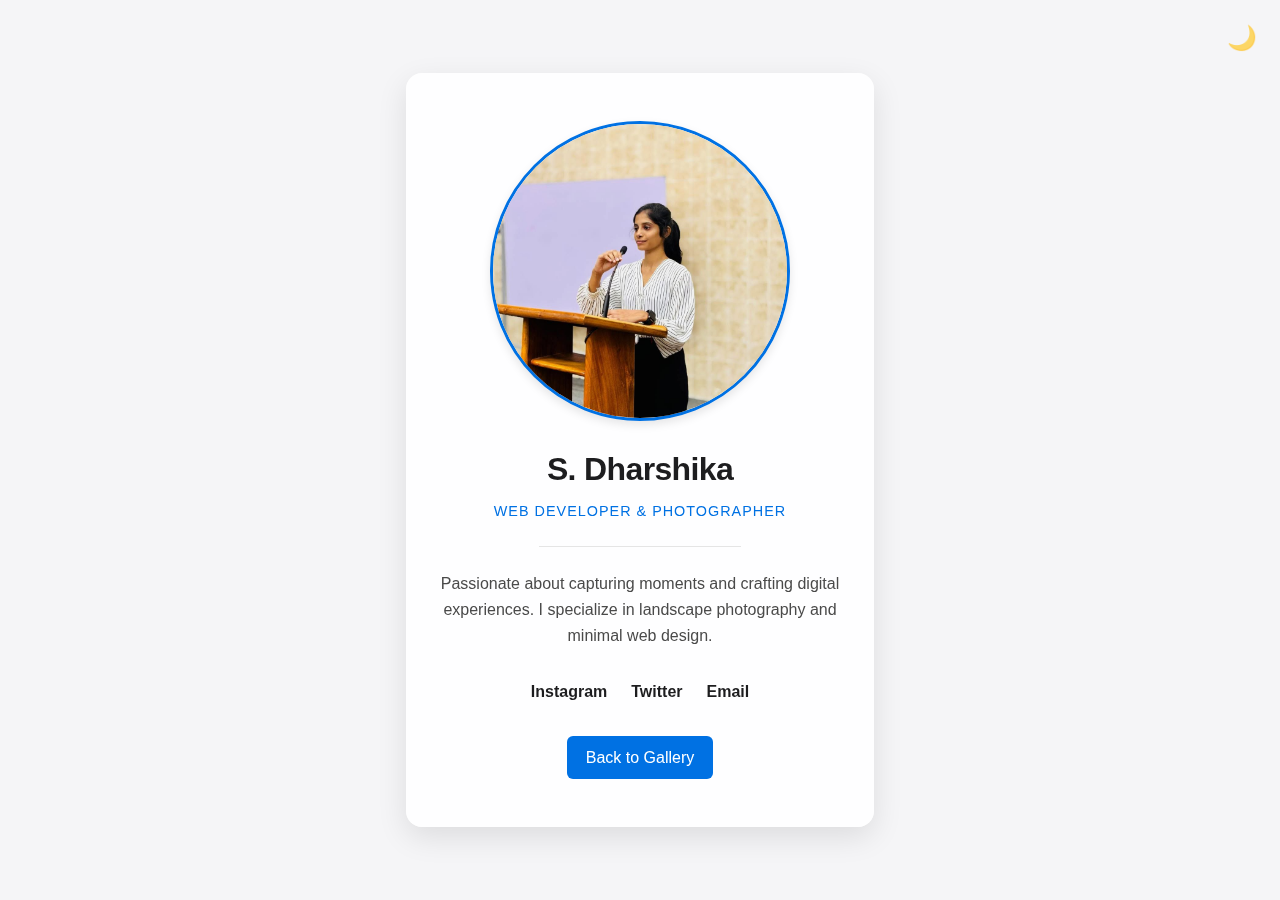
<file: about.html>
<!DOCTYPE html>
<html lang="en">

<head>
    <meta charset="UTF-8">
    <meta name="viewport" content="width=device-width, initial-scale=1.0">
    <title>About - Interactive Photo Gallery</title>
    <link rel="stylesheet" href="style.css">
    <link rel="stylesheet" href="about.css">
</head>

<body class="about-body">
    <!-- Background Content -->
    <div class="about-bg"></div>

    <button id="theme-toggle" class="btn icon-btn theme-toggle" aria-label="Toggle Dark Mode"
        style="position: absolute; top: 1rem; right: 1rem; z-index: 20;">🌙</button>

    <main class="about-container">
        <div class="profile-card fade-in">
            <div class="profile-img-container">
                <img src="./img.jpg" alt="Photographer Profile" class="profile-img">
            </div>
            <h1>S. Dharshika</h1>
            <p class="subtitle">Web Developer & Photographer</p>

            <div class="divider"></div>

            <p class="bio">
                Passionate about capturing moments and crafting digital experiences.
                I specialize in landscape photography and minimal web design.
            </p>

            <div class="social-links">
                <a href="#" class="social-icon">Instagram</a>
                <a href="#" class="social-icon">Twitter</a>
                <a href="#" class="social-icon">Email</a>
            </div>

            <a href="index.html" class="btn primary-btn back-btn">Back to Gallery</a>
        </div>
    </main>
    <script src="script.js"></script>
</body>

</html>
</file>
<file: style.css>
/* Variable Definitions */
:root {
    --bg-color: #f5f5f7;
    --text-color: #1d1d1f;
    --accent-color: #0071e3;
    --white: #ffffff;
    --overlay-bg: rgba(0, 0, 0, 0.9);
    --transition-speed: 0.3s;
    --spacing-unit: 1rem;
    --font-stack: -apple-system, BlinkMacSystemFont, "Segoe UI", Roboto, Oxygen, Ubuntu, Cantarell, "Open Sans", "Helvetica Neue", sans-serif;
}

/* Reset and Base Styles */
* {
    margin: 0;
    padding: 0;
    box-sizing: border-box;
}

body {
    font-family: var(--font-stack);
    background-color: var(--bg-color);
    color: var(--text-color);
    line-height: 1.5;
    -webkit-font-smoothing: antialiased;
}

.container {
    max-width: 1400px;
    margin: 0 auto;
    padding: 0 var(--spacing-unit);
}

/* Header */
header {
    background-color: var(--white);
    padding: 2rem 0;
    box-shadow: 2px 2px 10px rgba(0, 0, 0, 0.26);
    margin-bottom: 2rem;
}

.header-container {
    display: flex;
    justify-content: space-between;
    align-items: center;
    flex-wrap: wrap;
    gap: 1rem;
}

.header-actions {
    display: flex;
    gap: 1rem;
    align-items: center;
}

h1 {
    font-size: 2rem;
    font-weight: 600;
    letter-spacing: -0.02em;
}

.header-text p {
    color: #6e6e73;
    font-size: 1.1rem;
}

/* Buttons */
.btn {
    padding: 0.6rem 1.2rem;
    border: none;
    border-radius: 6px;
    font-size: 1rem;
    cursor: pointer;
    transition: all 0.2s ease;
    font-weight: 500;
    text-decoration: none;
}

.primary-btn {
    background-color: var(--accent-color);
    color: var(--white);
}

.primary-btn:hover {
    box-shadow: 2px 3px 20px #0076ed;
    background-color: #0077ed;
    transform: translateY(-1px);
}

.primary-btn.active {
    background-color: #d70015;
    /* Stop color */
}

/* Navigation & Filters */
.nav-container {
    margin-bottom: 2rem;
    display: flex;
    justify-content: center;
}

.filter-nav {
    display: flex;
    flex-wrap: wrap;
    gap: 0.5rem;
    justify-content: center;
}

.filter-btn {
    padding: 0.5rem 1.5rem;
    background: transparent;
    border: 1px solid #d2d2d7;
    border-radius: 20px;
    cursor: pointer;
    font-size: 0.95rem;
    transition: var(--transition-speed);
}

.filter-btn:hover {
    border-color: var(--text-color);
}

.filter-btn.active {
    background-color: var(--text-color);
    color: var(--white);
    border-color: var(--text-color);
}

.nav-about {
    border: 1px solid gray;
    border-radius: 8px;
    color: black;
}

.nav-about:hover {
    transition: all 0.6s;
    border-radius: 50px;
    background-color: rgb(0, 128, 255);
    color: white;
    border: 1px solid rgba(128, 128, 128, 0);
}

/* Gallery Grid */
.gallery-grid {
    display: grid;
    grid-template-columns: repeat(4, 1fr);
    gap: 1.5rem;
    padding-bottom: 3rem;
}

.gallery-item {
    position: relative;
    border-radius: 8px;
    overflow: hidden;
    aspect-ratio: 4/3;
    cursor: pointer;
    box-shadow: 0 4px 6px rgba(0, 0, 0, 0.05);
    transition: transform var(--transition-speed);
    background-color: #e5e5e5;
}

.gallery-item:hover {
    transform: scale(1.02);
    border: 3px solid rgba(62, 59, 59, 0.148);
    box-shadow: 1px 1px 20px rgb(119, 113, 113);
}

.gallery-item img {
    width: 100%;
    height: 100%;
    object-fit: cover;
    display: block;
    transition: transform 0.5s ease;
}

.gallery-item:hover img {
    transform: scale(1.1);
}

.item-overlay {
    position: absolute;
    bottom: 0;
    left: 0;
    right: 0;
    background: linear-gradient(to top, rgba(0, 0, 0, 0.7), transparent);
    padding: 1.5rem 1rem 1rem;
    opacity: 0;
    transition: opacity var(--transition-speed);
    color: white;
}

.gallery-item:hover .item-overlay {
    opacity: 1;
}

.item-title {
    font-size: 1.1rem;
    font-weight: 500;
}

.hidden {
    display: none !important;
}

.fade-in {
    animation: fadeIn 0.4s ease-in;
}

@keyframes fadeIn {
    from {
        opacity: 0;
        transform: translateY(10px);
    }

    to {
        opacity: 1;
        transform: translateY(0);
    }
}

/* Lightbox */
.lightbox {
    position: fixed;
    top: 0;
    left: 0;
    width: 100%;
    height: 100%;
    z-index: 1000;
    display: flex;
    justify-content: center;
    align-items: center;
    opacity: 0;
    pointer-events: none;
    transition: opacity 0.3s ease;
}

.lightbox.active {
    opacity: 1;
    pointer-events: auto;
}

.lightbox-overlay {
    position: absolute;
    top: 0;
    left: 0;
    width: 100%;
    height: 100%;
    background-color: var(--overlay-bg);
}

.lightbox-content {
    position: relative;
    z-index: 1001;
    max-width: 90%;
    max-height: 90vh;
    text-align: center;
    color: var(--white);
    display: flex;
    flex-direction: column;
    align-items: center;
}

.lightbox-content img {
    max-width: 100%;
    max-height: 80vh;
    object-fit: contain;
    border-radius: 4px;
    box-shadow: 0 10px 30px rgba(0, 0, 0, 0.5);
}

.lightbox-info {
    margin-top: 1rem;
    text-shadow: 0 2px 4px rgba(0, 0, 0, 0.5);
    width: 100%;
}

.lightbox-info h2 {
    font-size: 1.5rem;
    margin-bottom: 0.5rem;
}

.lightbox-info p {
    font-size: 1rem;
    opacity: 0.9;
    margin-bottom: 0.5rem;
}

.slide-counter {
    font-size: 0.9rem;
    opacity: 0.7;
    margin-top: 0.25rem;
    font-variant-numeric: tabular-nums;
}

/* Lightbox Controls */
.icon-btn {
    position: absolute;
    background: transparent;
    border: none;
    color: rgba(255, 255, 255, 0.7);
    font-size: 2.5rem;
    cursor: pointer;
    z-index: 1002;
    padding: 0.5rem;
    transition: color 0.2s;
    user-select: none;
    line-height: 1;
}

.icon-btn:hover {
    color: var(--white);
}

.close-btn {
    top: 1.5rem;
    right: 1.5rem;
    font-size: 3rem;
}

.nav-btn {
    top: 50%;
    transform: translateY(-50%);
    padding: 1rem;
}

.prev-btn {
    left: 1.5rem;
}

.next-btn {
    right: 1.5rem;
}

/* Responsive Design */
@media (max-width: 1200px) {
    .gallery-grid {
        grid-template-columns: repeat(2, 1fr);
    }
}

@media (max-width: 768px) {
    .header-container {
        flex-direction: column;
        text-align: center;
    }

    .gallery-grid {
        grid-template-columns: 1fr;
        gap: 1rem;
    }

    .nav-btn {
        font-size: 1.5rem;
        padding: 0.5rem;
    }

    .prev-btn {
        left: 0.5rem;
    }

    .next-btn {
        right: 0.5rem;
    }

    .lightbox-content img {
        max-height: 70vh;
    }
}

@media (max-width: 480px) {
    .header-actions {
        flex-wrap: wrap;
        justify-content: center;
    }
}

/* Dark Mode Styles */
body.dark-mode {
    --bg-color: #1a1a1a;
    --text-color: #f5f5f7;
    --white: #2c2c2e;
    --overlay-bg: rgba(0, 0, 0, 0.95);
}

body.dark-mode .gallery-item {
    background-color: #333;
    border-color: #444;
}

body.dark-mode .filter-btn {
    border-color: #555;
    color: #f5f5f7;
}

body.dark-mode .filter-btn:hover,
body.dark-mode .filter-btn.active {
    background-color: #f5f5f7;
    color: #1d1d1f;
}

body.dark-mode header {
    box-shadow: 0 4px 20px rgba(0, 0, 0, 0.4);
}

body.dark-mode .header-text p {
    color: #a1a1a6;
}

/* Theme Toggle Button */
.theme-toggle {
    background: transparent;
    font-size: 1.5rem;
    padding: 0.5rem;
    border-radius: 50%;
    width: 44px;
    height: 44px;
    display: flex;
    align-items: center;
    justify-content: center;
}

.theme-toggle:hover {
    box-shadow: 2px 2px 10px rgba(26, 68, 104, 0.463);
    background-color: rgba(146, 147, 154, 0.304);
}

body.dark-mode .theme-toggle:hover {
    background-color: rgba(255, 255, 255, 0.1);
}

/* Back to Top Button */
.back-to-top {
    position: fixed;
    bottom: 2rem;
    right: 2rem;
    width: 50px;
    height: 50px;
    border-radius: 50%;
    background-color: var(--accent-color);
    color: white;
    font-size: 1.5rem;
    border: none;
    cursor: pointer;
    box-shadow: 0 4px 10px rgba(0, 0, 0, 0.3);
    z-index: 900;
    transition: all 0.3s ease;
    opacity: 0;
    transform: translateY(20px);
    pointer-events: none;
    display: flex;
    align-items: center;
    justify-content: center;
}

.back-to-top.visible {
    opacity: 1;
    transform: translateY(0);
    pointer-events: auto;
}

.back-to-top:hover {
    transform: translateY(-5px);
    box-shadow: 0 6px 15px rgba(0, 0, 0, 0.4);
}

/* Loader */
.loader {
    border: 4px solid rgba(255, 255, 255, 0.3);
    border-radius: 50%;
    border-top: 4px solid var(--accent-color);
    width: 40px;
    height: 40px;
    animation: spin 1s linear infinite;
    position: absolute;
    top: 50%;
    left: 50%;
    transform: translate(-50%, -50%);
    z-index: 1005;
}

@keyframes spin {
    0% {
        transform: translate(-50%, -50%) rotate(0deg);
    }

    100% {
        transform: translate(-50%, -50%) rotate(360deg);
    }
}

.loader.hidden {
    display: none;
}
</file>
<file: about.css>
/* About Page Styles */
.about-body {
    min-height: 100vh;
    overflow-y: auto;
    overflow-x: hidden;
    position: relative;
    display: flex;
    justify-content: center;
    align-items: center;
    padding: 2rem 0;
}

@media (max-width: 480px) {
    .profile-img-container {
        width: 100px;
        height: 100px;
    }

    .profile-card {
        padding: 2rem 1rem;
        width: 90%;
        margin: 0 auto;
    }
}

.about-bg {
    position: absolute;
    top: 0;
    left: 0;
    width: 100%;
    height: 100%;
    background-image: url('https://picsum.photos/1920/1080?random=about');
    background-size: cover;
    background-position: center;
    opacity: 0.2;
    z-index: -1;
}

.about-container {
    width: 100%;
    max-width: 500px;
    padding: 1rem;
    z-index: 10;
}

.profile-card {
    background: rgba(255, 255, 255, 0.9);
    backdrop-filter: blur(10px);
    padding: 3rem 2rem;
    border-radius: 16px;
    text-align: center;
    box-shadow: 0 10px 30px rgba(0, 0, 0, 0.1);
}

.profile-img-container {
    width: 300px;
    height: 300px;
    margin: 0 auto 1.5rem;
    border-radius: 50%;
    overflow: hidden;
    border: 3px solid var(--accent-color);
    box-shadow: 0 4px 10px rgba(0, 0, 0, 0.1);
}

.profile-img {
    width: 100%;
    height: 100%;
    object-fit: cover;
}

.profile-card h1 {
    font-size: 2rem;
    margin-bottom: 0.5rem;
}

.profile-card .subtitle {
    color: var(--accent-color);
    font-weight: 500;
    margin-bottom: 1.5rem;
    text-transform: uppercase;
    letter-spacing: 1px;
    font-size: 0.9rem;
}

.divider {
    height: 1px;
    background: #e5e5e5;
    width: 50%;
    margin: 0 auto 1.5rem;
}

.bio {
    color: #4a4a4a;
    line-height: 1.6;
    margin-bottom: 2rem;
}

.social-links {
    display: flex;
    justify-content: center;
    gap: 1.5rem;
    margin-bottom: 2rem;
}

.social-icon {
    text-decoration: none;
    color: var(--text-color);
    font-weight: 600;
    transition: color 0.2s;
}

.social-icon:hover {
    color: var(--accent-color);
}

.back-btn {
    display: inline-block;
    text-decoration: none;
}

/* Dark Mode Overrides for About Page */
body.dark-mode .profile-card {
    background: rgba(30, 30, 30, 0.9);
    color: var(--text-color);
    box-shadow: 0 10px 30px rgba(0, 0, 0, 0.5);
}

body.dark-mode .bio {
    color: #a1a1a6;
}

body.dark-mode .divider {
    background: #444;
}
</file>
